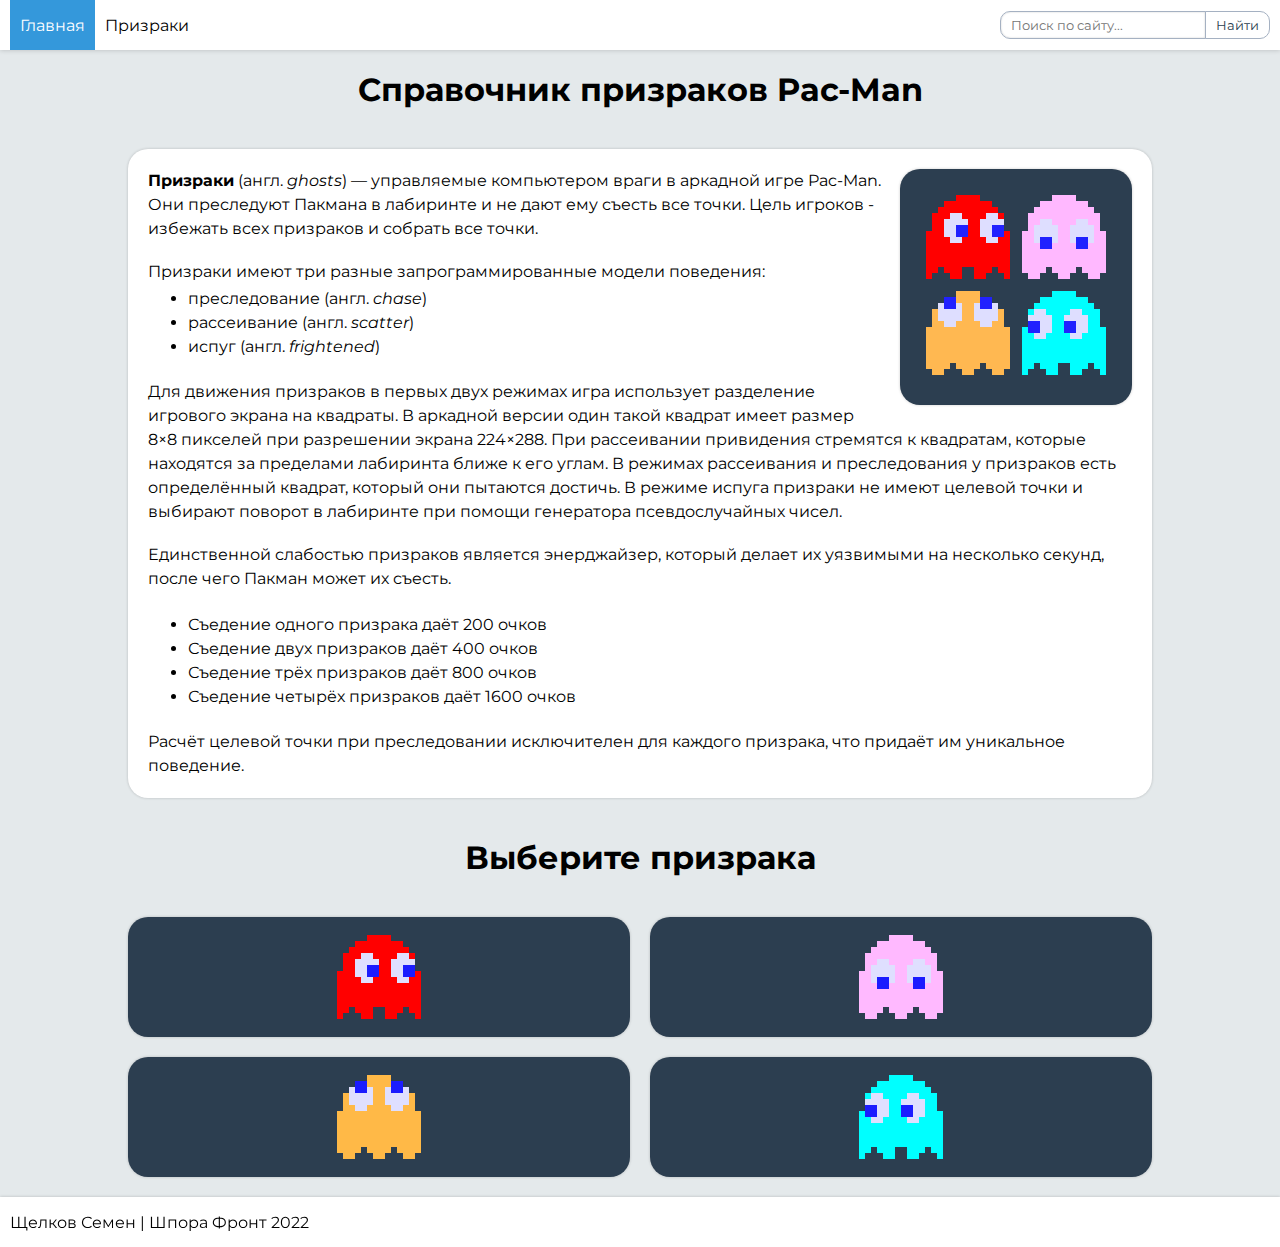
<file: index.html>
<!DOCTYPE html>
<html lang="ru">

<head>
  <meta charset="UTF-8">
  <meta http-equiv="X-UA-Compatible" content="IE=edge">
  <meta name="viewport" content="width=device-width, initial-scale=1.0">
  <link rel="icon" href="./icons/scary-ghost.png" type="image/png">
  <link rel="stylesheet" href="./styles/style.css">
  <link rel="stylesheet" href="./styles/animations.css">
  <link rel="stylesheet" href="./styles/media.css">
  <title>Главная</title>
</head>

<body>
  <header class="header">
    <nav class="nav">
      <ul class="nav-list">
        <li class="nav-list-item">
          <a href="./index.html" class="nav-item nav-link active">Главная</a>
        </li>
        <li class="nav-list-group-item">
          <div class="nav-item">Призраки</div>
          <ul class="nav-list">
            <li class="nav-list-item">
              <a href="./blinky.html" class="nav-item nav-link">
                <img class="nav-item-icon" src="./icons/blinky.png" alt="">
                <span>Блинки</span>
              </a>
            </li>
            <li class="nav-list-item">
              <a href="./pinky.html" class="nav-item nav-link">
                <img class="nav-item-icon" src="./icons/pinky.png" alt="">
                <span>Пинки</span>
              </a>
            </li>
            <li class="nav-list-item">
              <a href="./inky.html" class="nav-item nav-link">
                <img class="nav-item-icon" src="./icons/inky.png" alt="">
                <span>Инки</span>
              </a>
            </li>
            <li class="nav-list-item">
              <a href="./clyde.html" class="nav-item nav-link">
                <img class="nav-item-icon" src="./icons/clyde.png" alt="">
                <span>Клайд</span>
              </a>
            </li>
          </ul>
        </li>
      </ul>
    </nav>
    <div class="search-container">
      <input class="input" type="search" placeholder="Поиск по сайту...">
      <button class="btn btn-search" type="button">Найти</button>
    </div>
  </header>

  <main class="page-wrapper">
    <section class="page-section">
      <h1 class="page-section-title">Справочник призраков Pac-Man</h1>
      <div class="card">
        <div class="card-body clearfix">
          <div class="card ghosts-image-card">
            <div class="card-body">
              <img src="./images/ghosts.png" alt="Призраки Pac-Man">
            </div>
          </div>

          <p>
            <b>Призраки</b> (англ. <i>ghosts</i>) — управляемые компьютером враги в аркадной игре Pac-Man. Они
            преследуют Пакмана в лабиринте и не дают ему съесть все точки. Цель игроков - избежать всех призраков
            и собрать все точки.
          </p>
          <br>
          <p>Призраки имеют три разные запрограммированные модели поведения:</p>
          <ul class="list">
            <li class="list-item">преследование (англ. <i>chase</i>)</li>
            <li class="list-item">рассеивание (англ. <i>scatter</i>)</li>
            <li class="list-item">испуг (англ. <i>frightened</i>)</li>
          </ul>
          <br>
          <p>
            Для движения призраков в первых двух режимах игра использует разделение игрового экрана на квадраты. В
            аркадной версии один такой квадрат имеет размер 8×8 пикселей при разрешении экрана 224×288.
            При рассеивании привидения стремятся к квадратам, которые находятся за пределами лабиринта ближе к его
            углам. В режимах рассеивания и преследования у призраков есть определённый квадрат, который они пытаются
            достичь. В режиме испуга призраки не имеют целевой точки и выбирают поворот в лабиринте при помощи
            генератора псевдослучайных чисел.
          </p>
          <br>
          <p>
            Единственной слабостью призраков является энерджайзер, который делает их уязвимыми на несколько секунд,
            после чего Пакман может их съесть.
          </p>
          <br>
          <ul class="list">
            <li class="list-item">Съедение одного призрака даёт 200 очков</li>
            <li class="list-item">Съедение двух призраков даёт 400 очков</li>
            <li class="list-item">Съедение трёх призраков даёт 800 очков</li>
            <li class="list-item">Съедение четырёх призраков даёт 1600 очков</li>
          </ul>
          <br>
          <p>
            Расчёт целевой точки
            при преследовании исключителен для каждого призрака, что придаёт им уникальное поведение.
          </p>
        </div>
      </div>
    </section>

    <section class="page-section">
      <h1 class="page-section-title">Выберите призрака</h1>
      <ul class="ghost-card-list">
        <li class="ghost-card-list-item">
          <a href="./blinky.html" class="hidden-link">
            <div class="card monster-card blinky-monster-card">
              <div class="card-body">
                <img class="monster-image" src="./images/blinky.png" alt="Блинки">
                <span class="monster-name blinky">Блинки</span>
              </div>
            </div>
          </a>
        </li>
        <li class="ghost-card-list-item">
          <a href="./pinky.html" class="hidden-link">
            <div class="card monster-card pinky-monster-card">
              <div class="card-body">
                <img class="monster-image" src="./images/pinky.png" alt="Пинки">
                <span class="monster-name pinky">Пинки</span>
              </div>
            </div>
          </a>
        </li>
        <li class="ghost-card-list-item">
          <a href="./clyde.html" class="hidden-link">
            <div class="card monster-card clyde-monster-card">
              <div class="card-body">
                <img class="monster-image" src="./images/clyde.png" alt="Клайд">
                <span class="monster-name clyde">Клайд</span>
              </div>
            </div>
          </a>
        </li>
        <li class="ghost-card-list-item">
          <a href="./inky.html" class="hidden-link">
            <div class="card monster-card">
              <div class="card-body">
                <img class="monster-image" src="./images/inky.png" alt="Инки">
                <span class="monster-name inky">Инки</span>
              </div>
            </div>
          </a>
        </li>
      </ul>
    </section>
  </main>

  <footer class="footer">
    <div>Щелков Семен | Шпора Фронт 2022</div>
  </footer>
</body>

</html>
</file>
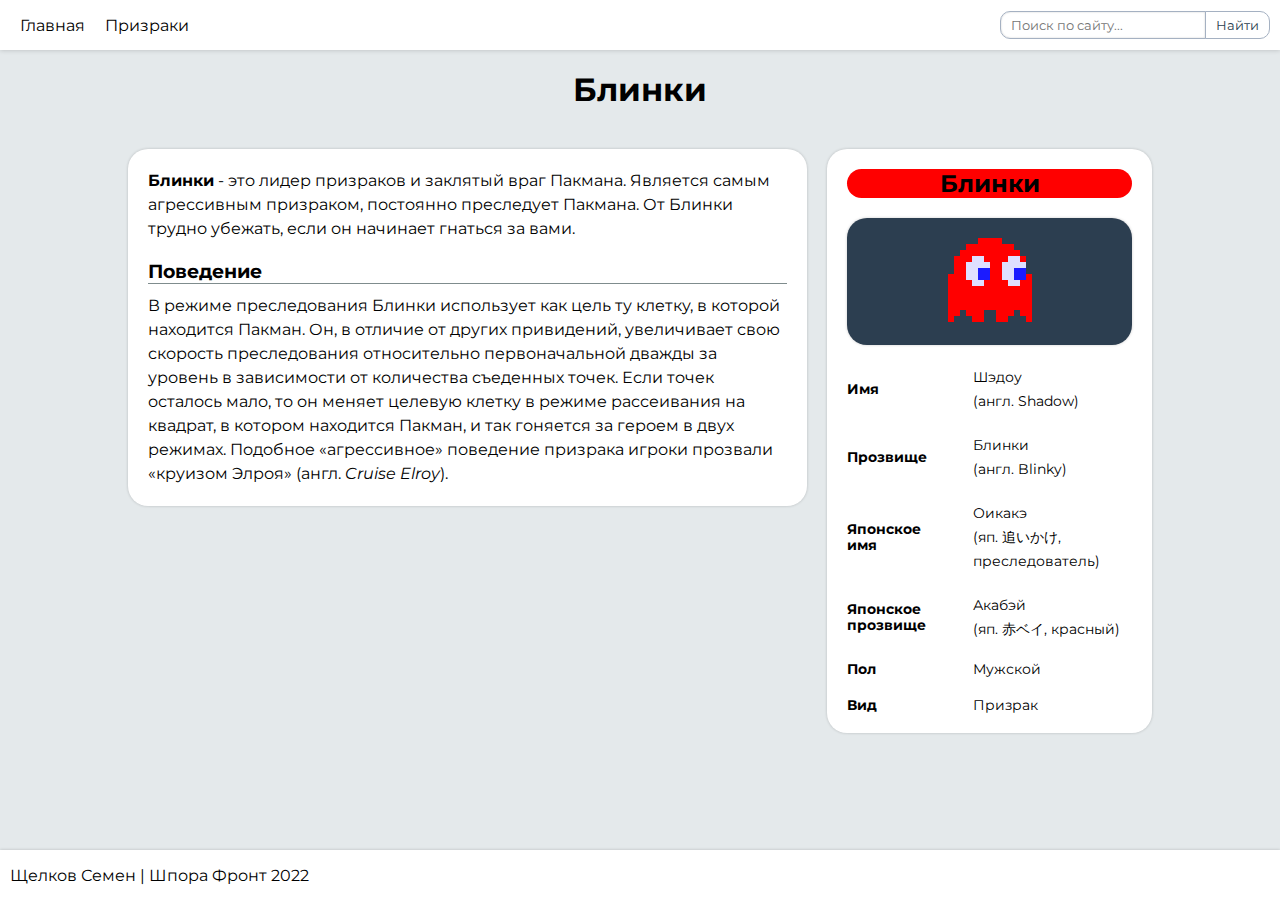
<file: blinky.html>
<!DOCTYPE html>
<html lang="ru">

<head>
  <meta charset="UTF-8">
  <meta http-equiv="X-UA-Compatible" content="IE=edge">
  <meta name="viewport" content="width=device-width, initial-scale=1.0">
  <link rel="icon" href="./icons/blinky.png" type="image/png">
  <link rel="stylesheet" href="./styles/style.css">
  <link rel="stylesheet" href="./styles/animations.css">
  <link rel="stylesheet" href="./styles/media.css">
  <title>Призраки | Блинки</title>
</head>

<body>
  <header class="header">
    <nav class="nav">
      <ul class="nav-list">
        <li class="nav-list-item">
          <a href="./index.html" class="nav-item nav-link">Главная</a>
        </li>
        <li class="nav-list-group-item">
          <div class="nav-item">Призраки</div>
          <ul class="nav-list">
            <li class="nav-list-item">
              <a href="./blinky.html" class="nav-item nav-link active">
                <img class="nav-item-icon" src="./icons/blinky.png" alt="">
                <span>Блинки</span>
              </a>
            </li>
            <li class="nav-list-item">
              <a href="./pinky.html" class="nav-item nav-link">
                <img class="nav-item-icon" src="./icons/pinky.png" alt="">
                <span>Пинки</span>
              </a>
            </li>
            <li class="nav-list-item">
              <a href="./inky.html" class="nav-item nav-link">
                <img class="nav-item-icon" src="./icons/inky.png" alt="">
                <span>Инки</span>
              </a>
            </li>
            <li class="nav-list-item">
              <a href="./clyde.html" class="nav-item nav-link">
                <img class="nav-item-icon" src="./icons/clyde.png" alt="">
                <span>Клайд</span>
              </a>
            </li>
          </ul>
        </li>
      </ul>
    </nav>
    <div class="search-container">
      <input class="input" type="search" placeholder="Поиск по сайту...">
      <button class="btn btn-search" type="button">Найти</button>
    </div>
  </header>


  <main class="page-wrapper">
    <section class="page-section clearfix">
      <h1 class="page-section-title">Блинки</h1>

      <div class="info-cards">
        <div class="card ghost-info-card">
          <div class="card-body">
            <p>
              <b>Блинки</b> - это лидер призраков и заклятый враг Пакмана. Является самым агрессивным призраком,
              постоянно преследует Пакмана. От Блинки трудно убежать, если он начинает гнаться за вами.
            </p>
            <br>

            <h3 id="behavior" class="info-title">Поведение</h3>
            <p>
              В режиме преследования Блинки использует как цель ту клетку, в которой находится Пакман. Он, в отличие от
              других привидений, увеличивает свою скорость преследования относительно первоначальной дважды за уровень в
              зависимости от количества съеденных точек. Если точек осталось мало, то он меняет целевую клетку в режиме
              рассеивания на квадрат, в котором находится Пакман, и так гоняется за героем в двух режимах. Подобное
              «агрессивное» поведение призрака игроки прозвали «круизом Элроя» (англ. <i>Cruise Elroy</i>).
            </p>
          </div>
        </div>

        <div class="card ghost-info-table-card">
          <div class="card-body">
            <table class="ghost-info-table">
              <tbody>
                <tr>
                  <td colspan="2">
                    <div class="info-table-title blinky">Блинки</div>
                  </td>
                </tr>
                <tr>
                  <td colspan="2">
                    <div class="card info-table-image-card">
                      <div class="card-body">
                        <img src="./images/blinky.png" alt="Блинки">
                      </div>
                    </div>
                  </td>
                </tr>
                <tr>
                  <td class="info-table-label">Имя</td>
                  <td class="info-table-text">
                    <p>Шэдоу</p>
                    <p>(англ. Shadow)</p>
                  </td>
                </tr>
                <tr>
                  <td class="info-table-label">Прозвище</td>
                  <td class="info-table-text">
                    <p>Блинки</p>
                    <p>(англ. Blinky)</p>
                  </td>
                </tr>
                <tr>
                  <td class="info-table-label">Японское имя</td>
                  <td class="info-table-text">
                    <p>Оикакэ</p>
                    <p>(яп. 追いかけ, преследователь)</p>
                  </td>
                </tr>
                <tr>
                  <td class="info-table-label">Японское прозвище</td>
                  <td class="info-table-text">
                    <p>Акабэй</p>
                    <p>(яп. 赤ベイ, красный)</p>
                  </td>
                </tr>
                <tr>
                  <td class="info-table-label">Пол</td>
                  <td class="info-table-text">Мужской</td>
                </tr>
                <tr>
                  <td class="info-table-label">Вид</td>
                  <td class="info-table-text">Призрак</td>
                </tr>
              </tbody>
            </table>
          </div>
        </div>
      </div>
    </section>
  </main>

  <footer class="footer">
    <div>Щелков Семен | Шпора Фронт 2022</div>
  </footer>
</body>

</html>
</file>
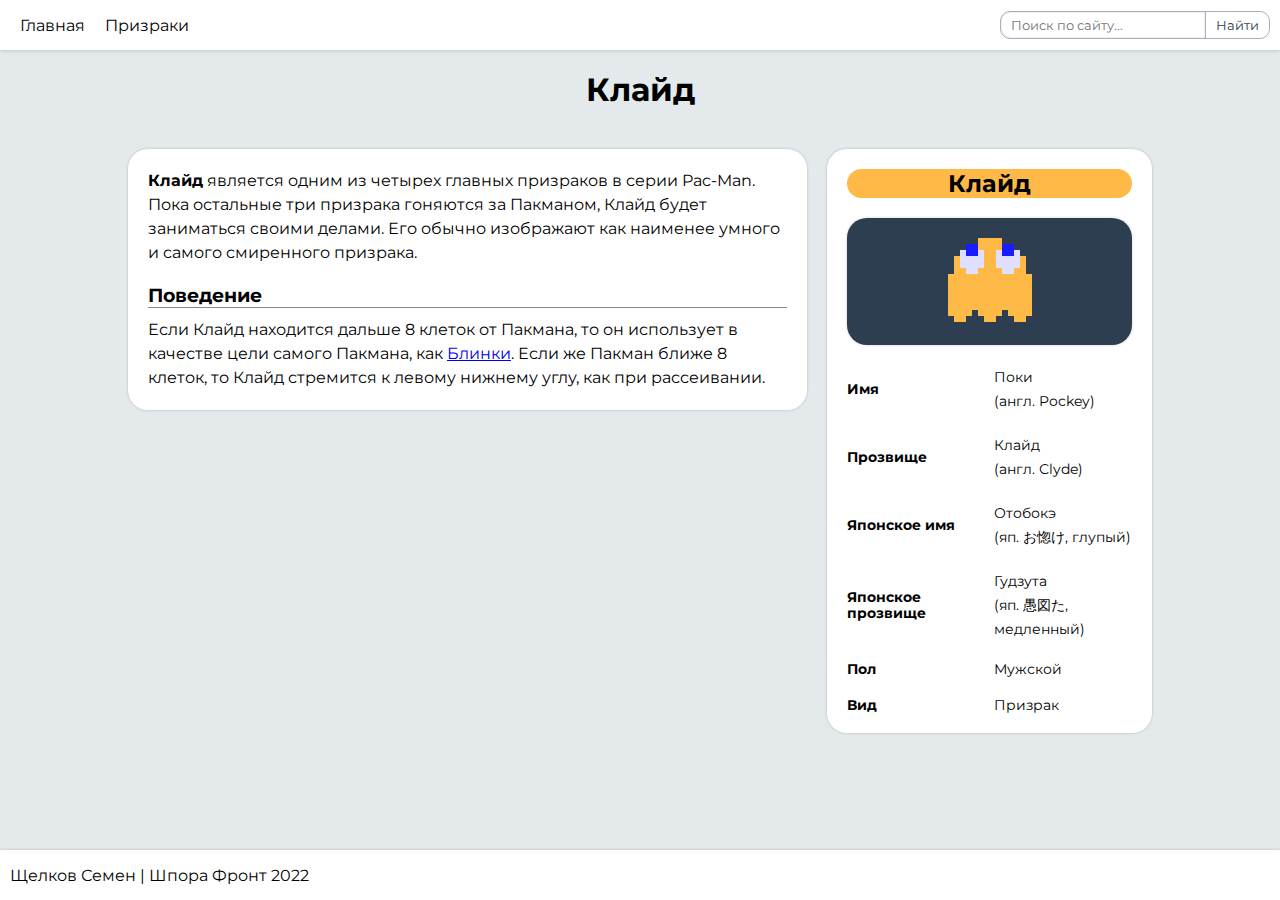
<file: clyde.html>
<!DOCTYPE html>
<html lang="ru">

<head>
  <meta charset="UTF-8">
  <meta http-equiv="X-UA-Compatible" content="IE=edge">
  <meta name="viewport" content="width=device-width, initial-scale=1.0">
  <link rel="icon" href="./icons/clyde.png" type="image/png">
  <link rel="stylesheet" href="./styles/style.css">
  <link rel="stylesheet" href="./styles/animations.css">
  <link rel="stylesheet" href="./styles/media.css">
  <title>Призраки | Клайд</title>
</head>

<body>
  <header class="header">
    <nav class="nav">
      <ul class="nav-list">
        <li class="nav-list-item">
          <a href="./index.html" class="nav-item nav-link">Главная</a>
        </li>
        <li class="nav-list-group-item">
          <div class="nav-item">Призраки</div>
          <ul class="nav-list">
            <li class="nav-list-item">
              <a href="./blinky.html" class="nav-item nav-link">
                <img class="nav-item-icon" src="./icons/blinky.png" alt="">
                <span>Блинки</span>
              </a>
            </li>
            <li class="nav-list-item">
              <a href="./pinky.html" class="nav-item nav-link">
                <img class="nav-item-icon" src="./icons/pinky.png" alt="">
                <span>Пинки</span>
              </a>
            </li>
            <li class="nav-list-item">
              <a href="./inky.html" class="nav-item nav-link">
                <img class="nav-item-icon" src="./icons/inky.png" alt="">
                <span>Инки</span>
              </a>
            </li>
            <li class="nav-list-item">
              <a href="./clyde.html" class="nav-item nav-link active">
                <img class="nav-item-icon" src="./icons/clyde.png" alt="">
                <span>Клайд</span>
              </a>
            </li>
          </ul>
        </li>
      </ul>
    </nav>
    <div class="search-container">
      <input class="input" type="search" placeholder="Поиск по сайту...">
      <button class="btn btn-search" type="button">Найти</button>
    </div>
  </header>

  <main class="page-wrapper">
    <section class="page-section clearfix">
      <h1 class="page-section-title">Клайд</h1>
      <div class="info-cards">
        <div class="card ghost-info-card">
          <div class="card-body">
            <p>
              <b>Клайд</b> является одним из четырех главных призраков в серии Pac-Man. Пока остальные три призрака
              гоняются за Пакманом, Клайд будет заниматься своими делами. Его обычно изображают как наименее умного и
              самого смиренного призрака.
            </p>
            <br>
            <h3 id="behavior" class="info-title">Поведение</h3>
            <p>
              Если Клайд находится дальше 8 клеток от Пакмана, то он использует в качестве цели самого Пакмана, как
              <a href="./blinky.html#behavior" title="Поведение Блинки">Блинки</a>. Если же Пакман ближе 8 клеток, то
              Клайд стремится к левому нижнему углу, как при рассеивании.
            </p>
          </div>
        </div>
        <div class="card ghost-info-table-card">
          <div class="card-body">
            <table class="ghost-info-table">
              <tbody>
                <tr>
                  <td colspan="2">
                    <div class="info-table-title clyde">Клайд</div>
                  </td>
                </tr>
                <tr>
                  <td colspan="2">
                    <div class="card info-table-image-card">
                      <div class="card-body">
                        <img src="./images/clyde.png" alt="Клайд">
                      </div>
                    </div>
                  </td>
                </tr>
                <tr>
                  <td class="info-table-label">Имя</td>
                  <td class="info-table-text">
                    <p>Поки</p>
                    <p>(англ. Pockey)</p>
                  </td>
                </tr>
                <tr>
                  <td class="info-table-label">Прозвище</td>
                  <td class="info-table-text">
                    <p>Клайд</p>
                    <p>(англ. Сlyde)</p>
                  </td>
                </tr>
                <tr>
                  <td class="info-table-label">Японское имя</td>
                  <td class="info-table-text">
                    <p>Отобокэ</p>
                    <p>(яп. お惚け, глупый)</p>
                  </td>
                </tr>
                <tr>
                  <td class="info-table-label">Японское прозвище</td>
                  <td class="info-table-text">
                    <p>Гудзута</p>
                    <p>(яп. 愚図た, медленный)</p>
                  </td>
                </tr>
                <tr>
                  <td class="info-table-label">Пол</td>
                  <td class="info-table-text">Мужской</td>
                </tr>
                <tr>
                  <td class="info-table-label">Вид</td>
                  <td class="info-table-text">Призрак</td>
                </tr>
              </tbody>
            </table>
          </div>
        </div>
      </div>
    </section>
  </main>

  <footer class="footer">
    <div>Щелков Семен | Шпора Фронт 2022</div>
  </footer>
</body>

</html>
</file>
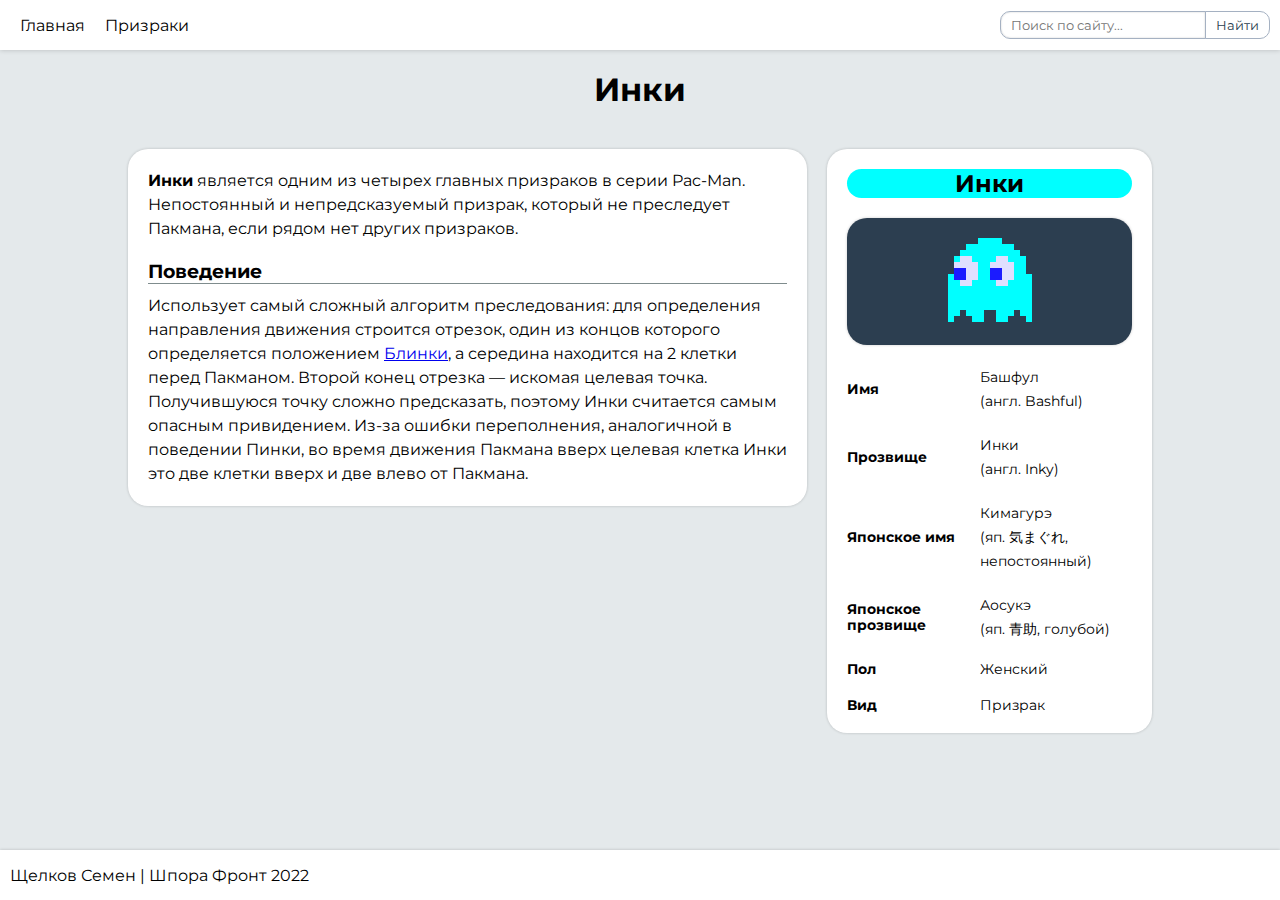
<file: inky.html>
<!DOCTYPE html>
<html lang="ru">

<head>
  <meta charset="UTF-8">
  <meta http-equiv="X-UA-Compatible" content="IE=edge">
  <meta name="viewport" content="width=device-width, initial-scale=1.0">
  <link rel="icon" href="./icons/inky.png" type="image/png">
  <link rel="stylesheet" href="./styles/style.css">
  <link rel="stylesheet" href="./styles/animations.css">
  <link rel="stylesheet" href="./styles/media.css">
  <title>Призраки | Инки</title>
</head>

<body>
  <header class="header">
    <nav class="nav">
      <ul class="nav-list">
        <li class="nav-list-item">
          <a href="./index.html" class="nav-item nav-link">Главная</a>
        </li>
        <li class="nav-list-group-item">
          <div class="nav-item">Призраки</div>
          <ul class="nav-list">
            <li class="nav-list-item">
              <a href="./blinky.html" class="nav-item nav-link">
                <img class="nav-item-icon" src="./icons/blinky.png" alt="">
                <span>Блинки</span>
              </a>
            </li>
            <li class="nav-list-item">
              <a href="./pinky.html" class="nav-item nav-link">
                <img class="nav-item-icon" src="./icons/pinky.png" alt="">
                <span>Пинки</span>
              </a>
            </li>
            <li class="nav-list-item">
              <a href="./inky.html" class="nav-item nav-link active">
                <img class="nav-item-icon" src="./icons/inky.png" alt="">
                <span>Инки</span>
              </a>
            </li>
            <li class="nav-list-item">
              <a href="./clyde.html" class="nav-item nav-link">
                <img class="nav-item-icon" src="./icons/clyde.png" alt="">
                <span>Клайд</span>
              </a>
            </li>
          </ul>
        </li>
      </ul>
    </nav>
    <div class="search-container">
      <input class="input" type="search" placeholder="Поиск по сайту...">
      <button class="btn btn-search" type="button">Найти</button>
    </div>
  </header>

  <main class="page-wrapper">
    <section class="page-section clearfix">
      <h1 class="page-section-title">Инки</h1>
      <div class="info-cards">
        <div class="card ghost-info-card">
          <div class="card-body">
            <p>
              <b>Инки</b> является одним из четырех главных призраков в серии Pac-Man. Непостоянный и непредсказуемый
              призрак, который не преследует Пакмана, если рядом нет других призраков.
            </p>
            <br>
            <h3 id="behavior" class="info-title">Поведение</h3>
            <p>
              Использует самый сложный алгоритм преследования: для определения направления движения строится отрезок,
              один из концов которого определяется положением <a href="./blinky.html#behavior"
                title="Поведение Блинки">Блинки</a>, а середина находится на 2 клетки перед Пакманом. Второй конец
              отрезка — искомая целевая точка. Получившуюся точку сложно предсказать, поэтому Инки считается самым
              опасным привидением. Из-за ошибки переполнения, аналогичной в поведении Пинки, во время движения Пакмана
              вверх целевая клетка Инки это две клетки вверх и две влево от Пакмана.
            </p>
          </div>
        </div>
        <div class="card ghost-info-table-card">
          <div class="card-body">
            <table class="ghost-info-table">
              <tbody>
                <tr>
                  <td colspan="2">
                    <div class="info-table-title inky">Инки</div>
                  </td>
                </tr>
                <tr>
                  <td colspan="2">
                    <div class="card info-table-image-card">
                      <div class="card-body">
                        <img src="./images/inky.png" alt="Инки">
                      </div>
                    </div>
                  </td>
                </tr>
                <tr>
                  <td class="info-table-label">Имя</td>
                  <td class="info-table-text">
                    <p>Башфул</p>
                    <p>(англ. Bashful)</p>
                  </td>
                </tr>
                <tr>
                  <td class="info-table-label">Прозвище</td>
                  <td class="info-table-text">
                    <p>Инки</p>
                    <p>(англ. Inky)</p>
                  </td>
                </tr>
                <tr>
                  <td class="info-table-label">Японское имя</td>
                  <td class="info-table-text">
                    <p>Кимагурэ</p>
                    <p>(яп. 気まぐれ, непостоянный)</p>
                  </td>
                </tr>
                <tr>
                  <td class="info-table-label">Японское прозвище</td>
                  <td class="info-table-text">
                    <p>Аосукэ</p>
                    <p>(яп. 青助, голубой)</p>
                  </td>
                </tr>
                <tr>
                  <td class="info-table-label">Пол</td>
                  <td class="info-table-text">Женский</td>
                </tr>
                <tr>
                  <td class="info-table-label">Вид</td>
                  <td class="info-table-text">Призрак</td>
                </tr>
              </tbody>
            </table>
          </div>
        </div>
      </div>
    </section>
  </main>

  <footer class="footer">
    <div>Щелков Семен | Шпора Фронт 2022</div>
  </footer>
</body>

</html>
</file>
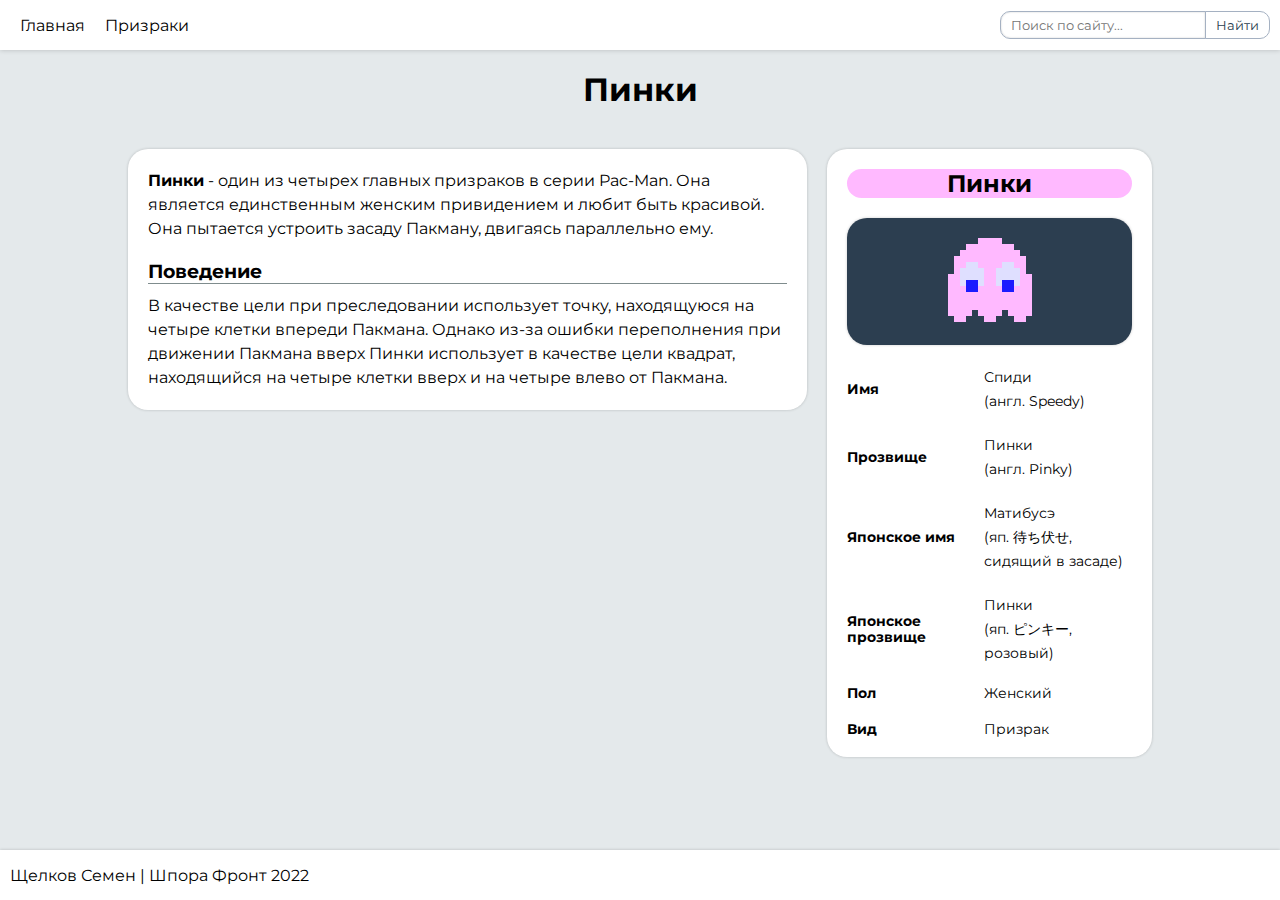
<file: pinky.html>
<!DOCTYPE html>
<html lang="ru">

<head>
  <meta charset="UTF-8">
  <meta http-equiv="X-UA-Compatible" content="IE=edge">
  <meta name="viewport" content="width=device-width, initial-scale=1.0">
  <link rel="icon" href="./icons/pinky.png" type="image/png">
  <link rel="stylesheet" href="./styles/style.css">
  <link rel="stylesheet" href="./styles/animations.css">
  <link rel="stylesheet" href="./styles/media.css">
  <title>Призраки | Пинки</title>
</head>

<body>
  <header class="header">
    <nav class="nav">
      <ul class="nav-list">
        <li class="nav-list-item">
          <a href="./index.html" class="nav-item nav-link">Главная</a>
        </li>
        <li class="nav-list-group-item">
          <div class="nav-item">Призраки</div>
          <ul class="nav-list">
            <li class="nav-list-item">
              <a href="./blinky.html" class="nav-item nav-link">
                <img class="nav-item-icon" src="./icons/blinky.png" alt="">
                <span>Блинки</span>
              </a>
            </li>
            <li class="nav-list-item">
              <a href="./pinky.html" class="nav-item nav-link active">
                <img class="nav-item-icon" src="./icons/pinky.png" alt="">
                <span>Пинки</span>
              </a>
            </li>
            <li class="nav-list-item">
              <a href="./inky.html" class="nav-item nav-link">
                <img class="nav-item-icon" src="./icons/inky.png" alt="">
                <span>Инки</span>
              </a>
            </li>
            <li class="nav-list-item">
              <a href="./clyde.html" class="nav-item nav-link">
                <img class="nav-item-icon" src="./icons/clyde.png" alt="">
                <span>Клайд</span>
              </a>
            </li>
          </ul>
        </li>
      </ul>
    </nav>
    <div class="search-container">
      <input class="input" type="search" placeholder="Поиск по сайту...">
      <button class="btn btn-search" type="button">Найти</button>
    </div>
  </header>

  <main class="page-wrapper">
    <section class="page-section clearfix">
      <h1 class="page-section-title">Пинки</h1>
      <div class="info-cards">
        <div class="card ghost-info-card">
          <div class="card-body">
            <p>
              <b>Пинки</b> - один из четырех главных призраков в серии Pac-Man. Она является единственным женским
              привидением и любит быть красивой. Она пытается устроить засаду Пакману, двигаясь параллельно ему.
            </p>
            <br>
            <h3 id="behavior" class="info-title">Поведение</h3>
            <p>
              В качестве цели при преследовании использует точку, находящуюся на четыре клетки впереди Пакмана. Однако
              из-за ошибки переполнения при движении Пакмана вверх Пинки использует в качестве цели квадрат, находящийся
              на четыре клетки вверх и на четыре влево от Пакмана.
            </p>
          </div>
        </div>
        <div class="card ghost-info-table-card">
          <div class="card-body">
            <table class="ghost-info-table">
              <tbody>
                <tr>
                  <td colspan="2">
                    <div class="info-table-title pinky">Пинки</div>
                  </td>
                </tr>
                <tr>
                  <td colspan="2">
                    <div class="card info-table-image-card">
                      <div class="card-body">
                        <img src="./images/pinky.png" alt="Пинки">
                      </div>
                    </div>
                  </td>
                </tr>
                <tr>
                  <td class="info-table-label">Имя</td>
                  <td class="info-table-text">
                    <p>Спиди</p>
                    <p>(англ. Speedy)</p>
                  </td>
                </tr>
                <tr>
                  <td class="info-table-label">Прозвище</td>
                  <td class="info-table-text">
                    <p>Пинки</p>
                    <p>(англ. Pinky)</p>
                  </td>
                </tr>
                <tr>
                  <td class="info-table-label">Японское имя</td>
                  <td class="info-table-text">
                    <p>Матибусэ</p>
                    <p>(яп. 待ち伏せ, сидящий в засаде)</p>
                  </td>
                </tr>
                <tr>
                  <td class="info-table-label">Японское прозвище</td>
                  <td class="info-table-text">
                    <p>Пинки</p>
                    <p>(яп. ピンキー, розовый)</p>
                  </td>
                </tr>
                <tr>
                  <td class="info-table-label">Пол</td>
                  <td class="info-table-text">Женский</td>
                </tr>
                <tr>
                  <td class="info-table-label">Вид</td>
                  <td class="info-table-text">Призрак</td>
                </tr>
              </tbody>
            </table>
          </div>
        </div>
      </div>
    </section>
  </main>

  <footer class="footer">
    <div>Щелков Семен | Шпора Фронт 2022</div>
  </footer>
</body>

</html>
</file>
<file: styles/style.css>
@import url("https://fonts.googleapis.com/css?family=Montserrat&display=swap");
@import url("https://fonts.googleapis.com/css?family=Press+Start+2P&display=swap");

:root {
  --white: #fff;
  --black: #000;
  --light-gray: #e4e9eb;
  --gray: #a5b1c2;
  --dark-gray: #7f8c8d;
  --blue: #3498db;
  --dark-blue: #2980b9;
  --red: #e74c3c;
  --dark-red: #c0392b;
  --black-blue: #2c3e50;
  --box-shadow-color: rgba(0, 0, 0, 0.2);
  --blinky: #ff0000;
  --pinky: #ffb9ff;
  --inky: #00ffff;
  --clyde: #ffb947;
}

*,
::after,
::before {
  box-sizing: border-box;
  padding: 0;
  margin: 0;
}

body {
  position: relative;
  min-height: 100vh;
  font-family: Montserrat, Arial, Helvetica, sans-serif;
  font-size: 16px;
  background-color: var(--light-gray);
  scroll-behavior: smooth;
}

p {
  line-height: 1.5rem;
}

.header {
  position: sticky;
  top: 0;
  left: 0;
  right: 0;
  padding: 0 10px;
  display: flex;
  justify-content: space-between;
  min-height: 50px;
  background-color: var(--white);
  box-shadow: 0 0 5px 0 var(--box-shadow-color);
  z-index: 1000;
}

.nav-list {
  display: flex;
  flex-direction: row;
  height: 50px;
  list-style: none;
  background-color: var(--white);
}

.nav {
  width: 100%;
}

.nav-item {
  padding: 0 10px;
  display: flex;
  justify-content: center;
  align-items: center;
  height: 100%;
  color: #000;
  white-space: nowrap;
  transition: background-color 0.4s;
  cursor: pointer;
}

.nav-item:hover {
  background-color: var(--light-gray);
}

.nav-item-icon {
  margin-right: 10px;
}

.nav-item.active {
  color: var(--white);
  background-color: var(--blue);
  pointer-events: none;
}

.nav-link {
  text-decoration: none;
}

.nav-list-group-item {
  position: relative;
  transition: background-color 0.4s;
}

.nav-list-group-item .nav-list {
  position: absolute;
  display: block;
  left: 0;
  top: 0;
  height: auto;
  box-shadow: 0 0 5px 0 var(--box-shadow-color);
  transform: translateY(-100%);
  transition: transform 0.4s ease-in;
  z-index: -1;
}

.nav-list-group-item .nav-list .nav-item {
  padding: 10px 20px;
  justify-content: flex-start;
}

.nav-list-group-item:hover {
  background-color: var(--light-gray);
}

.nav-list-group-item:hover .nav-list {
  transform: translateY(50px);
}

.search-container {
  padding: 10px 0;
  display: flex;
  justify-content: center;
  align-items: center;
  background-color: var(--white);
}

.search-container .input {
  padding: 5px 10px;
  border-top-right-radius: 0;
  border-bottom-right-radius: 0;
}

.search-container .btn {
  margin-left: -1px;
  border-top-left-radius: 0;
  border-bottom-left-radius: 0;
}

.input {
  padding: 5px;
  outline: none;
  border: 1px solid var(--gray);
  border-radius: 10px;
  font-family: Montserrat, Arial, Helvetica, sans-serif;
  background-color: var(--white);
  box-shadow: inset 0 0 2px 0 var(--box-shadow-color);
}

.input:focus {
  border-color: var(--blue);
}

.btn {
  padding: 5px 10px;
  outline: none;
  border: none;
  border-radius: 10px;
  border: 1px solid var(--gray);
  color: var(--black-blue);
  background-color: var(--white);
  font-family: Montserrat, Arial, Helvetica, sans-serif;
  cursor: pointer;
}

.btn:hover {
  color: var(--black);
  border-color: var(--dark-gray);
  background-color: var(--light-gray);
}

.page-wrapper {
  padding: 20px 20px 70px 20px;
  margin: 0 auto;
  max-width: calc(1024px + 40px);
}

.page-section {
  margin-bottom: 40px;
}

.page-section:last-child {
  margin-bottom: 0;
}

.page-section > .page-section-title {
  margin-bottom: 40px;
  text-align: center;
  font-size: 2rem;
}

.card {
  border-radius: 20px;
  background-color: var(--white);
  box-shadow: 0 0 3px 0 var(--box-shadow-color);
}

.monster-card,
.ghosts-image-card {
  background-color: var(--black-blue);
}

.ghosts-image-card {
  float: right;
  margin-left: 15px;
  margin-bottom: 15px;
  display: flex;
  justify-content: center;
  align-items: center;
}

.info-table-image-card {
  display: flex;
  align-items: center;
  justify-content: center;
  background-color: var(--black-blue);
}

.card-body {
  padding: 20px;
}

.monster-card > .card-body {
  height: 120px;
  position: relative;
  display: flex;
  align-items: center;
  justify-content: center;
}

.ghost-info-table-card > .card-body {
  padding: 0px;
}

.monster-card:hover > .card-body .monster-name {
  opacity: 1;
  transition-delay: 0.2s;
}

.monster-card:hover > .card-body .monster-image {
  left: 30px;
  animation: ghost-moving 1s linear infinite;
}

.monster-card .monster-image {
  position: absolute;
  left: calc(50% - 42px);
  transition: left 0.5s ease;
  z-index: 1;
}

.monster-card .monster-name {
  position: absolute;
  left: 144px;
  font-size: 1.5rem;
  font-family: "Press Start 2P", Arial, sans-serif;
  opacity: 0;
  transition: opacity 0.3s ease;
}

.monster-card .monster-name.blinky {
  color: var(--blinky);
}

.monster-card .monster-name.pinky {
  color: var(--pinky);
}

.monster-card .monster-name.inky {
  color: var(--inky);
}

.monster-card .monster-name.clyde {
  color: var(--clyde);
}

.ghost-card-list {
  display: flex;
  flex-wrap: wrap;
  gap: 20px;
  list-style: none;
}

.ghost-card-list-item {
  width: calc(50% - 10px);
}

.hidden-link {
  text-decoration: none;
  color: var(--black);
}

.clearfix::after {
  content: "";
  display: table;
  clear: both;
}

.list {
  padding-inline-start: 40px;
}

.list-item:first-child {
  margin-top: 5px;
}

.list-item {
  margin-bottom: 5px;
}

.ghost-info-table {
  width: 100%;
  border-spacing: 20px 20px;
  font-size: 0.85rem;
}

.ghost-info-table .info-table-title {
  font-size: 1.5rem;
  border-radius: 1000px;
  font-weight: bold;
  text-align: center;
}

.info-table-title.blinky {
  background-color: var(--blinky);
}

.info-table-title.pinky {
  background-color: var(--pinky);
}

.info-table-title.inky {
  background-color: var(--inky);
}

.info-table-title.clyde {
  background-color: var(--clyde);
}

.info-table-label {
  font-weight: bold;
}

.info-cards {
  display: flex;
  flex-wrap: nowrap;
  gap: 20px;
}

.info-cards .ghost-info-card,
.info-cards .ghost-info-table-card {
  height: fit-content;
}

.info-cards .ghost-info-card {
  width: 100%;
}

.info-cards .ghost-info-table-card {
  min-width: 325px;
}

.info-title {
  display: block;
  width: 100%;
  border-bottom: 1px solid var(--dark-gray);
  margin-bottom: 10px;
}

.footer {
  position: absolute;
  right: 0;
  bottom: 0;
  left: 0;
  display: flex;
  align-items: center;
  padding: 0 10px;
  height: 50px;
  background-color: var(--white);
  box-shadow: 0 0 3px 0 var(--box-shadow-color);
  z-index: 1000;
}
</file>
<file: styles/animations.css>
@keyframes ghost-moving {
  0% {
    transform: translateX(0);
  }

  25% {
    transform: translateX(-10px);
  }

  50% {
    transform: translateX(0);
  }

  75% {
    transform: translateX(10px);
  }

  100% {
    transform: translateX(0);
  }
}
</file>
<file: styles/media.css>
@media screen and (max-width: 768px) {
  .header {
    top: -50px;
    flex-direction: column-reverse;
  }

  .search-container .input {
    width: 100%;
  }

  .page-section .page-section-title {
    margin-bottom: 20px;
  }

  .info-cards {
    flex-direction: column-reverse;
  }

  .info-cards .ghost-info-card {
    width: 100%;
  }

  .info-cards .ghost-info-table-card {
    width: 100%;
  }
}

@media screen and (max-width: 700px) {
  .ghost-card-list-item {
    width: 100%;
  }
}

@media screen and (max-width: 576px) {
  .page-wrapper {
    padding: 10px 10px 60px 10px;
  }

  .monster-card .card-body {
    height: 160px;
    align-items: flex-end;
  }

  .monster-card:hover .card-body .monster-image {
    animation: ghost-moving 0.25s linear infinite;
  }

  .monster-card .monster-image {
    top: 20px;
    left: calc(50% - 42px);
    animation: ghost-moving 2s linear infinite;
  }

  .blinky-monster-card .monster-image {
    animation-delay: 0.25s;
    animation-duration: 1s;
  }

  .pinky-monster-card .monster-image {
    animation-delay: 0s;
    animation-duration: 1s;
  }

  .inky-monster-card .monster-image {
    animation-delay: 0.75s;
    animation-duration: 1.5s;
  }

  .clyde-monster-card .monster-image {
    animation-delay: 0.5s;
    animation-duration: 2s;
  }

  .monster-card:hover .card-body .monster-image {
    left: calc(50% - 42px);
  }

  .monster-card .monster-name {
    position: static;
    display: block;
    width: 100%;
    opacity: 1;
    text-align: center;
    transition: none;
  }

  .page-section .page-section-title {
    margin-bottom: 10px;
  }

  .ghosts-image-card {
    float: none;
    margin-left: 0;
  }

  .info-cards .ghost-info-table-card {
    min-width: 250px;
  }
}

@media screen and (max-width: 320px) {
  .ghosts-image-card {
    width: 100%;
  }

  .ghosts-image-card img {
    object-fit: cover;
    height: 100%;
    width: 100%;
  }
}
</file>
